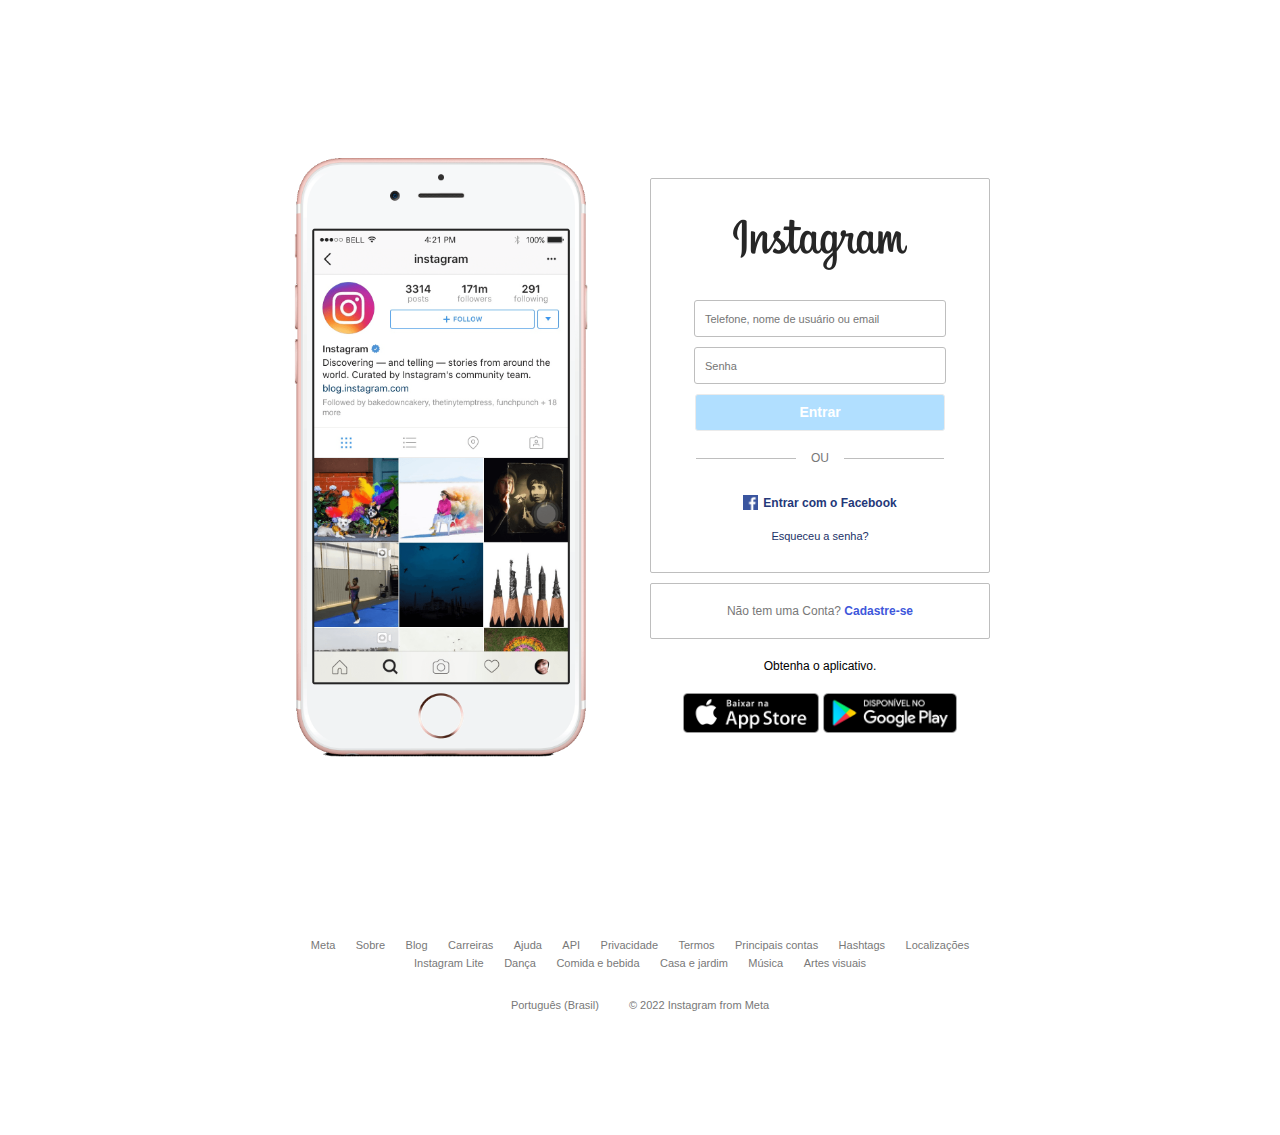
<file: index.html>
<!DOCTYPE html>
<html lang="en">
<head>
    <meta charset="UTF-8">
    <meta http-equiv="X-UA-Compatible" content="IE=edge">
    <meta name="viewport" content="width=device-width, initial-scale=1.0">
    <link rel="stylesheet" href="style.css">
    <title>Codegram</title>
    <link rel="shortcut icon" href="img/insta.ico" type="image/x-icon">

</head>
<body>

    <main class="container mb-g">

        <section class="side carrousel" id="insta-phone">
            <img src="img/insta-phone.png" alt="">
        </section>

        <section class="side" id="insta-continue">

            <div class="login border mb">
                <img class="mb-g mt-g" src="img/instatexto.png" alt="logo">

                <input class="mb" type="text" name="nameLogin" id="login" placeholder="Telefone, nome de usuário ou email">
                <input class="mb" type="password" name="namePassword" id="password" placeholder="Senha">

                <input class="btnEntrar mb" type="button" value="Entrar">

                <span class="mb-m"><div class="line"></div><h2>OU</h2><div class="line"></div></span>

                <a class="faceLogin mb-m" href=""><img class="icoFace" src="img/icofacebook.png" alt=""> Entrar com o Facebook</a>
                <a class="esqueceuSenha mb-g" href="">Esqueceu a senha?</a>

            </div>

            <div class="cadastro border padding-m">
                <h2>Não tem uma Conta? <a href="">Cadastre-se</a></h2>
            </div>

            <div>
                <h2 class="padding-m">Obtenha o aplicativo.</h2>
                <div>
                    <a href=""><img class="btnImg" src="img/appstore.png" alt=""></a>
                    <a href=""><img class="btnImg" src="img/gplay.png" alt=""></a>
                </div>
            </div>

        </section>
    </main>

    <footer class="linkFooter padding-m">
        <div class="linksList mb-m">
            <a href="" >Meta</a>
            <a href="" >Sobre</a>
            <a href="" >Blog</a>
            <a href="" >Carreiras</a>
            <a href="" >Ajuda</a>
            <a href="" >API</a>
            <a href="" >Privacidade</a>
            <a href="" >Termos</a>
            <a href="" >Principais contas</a>
            <a href="" >Hashtags</a>
            <a href="" >Localizações</a>
            <a href="" >Instagram Lite</a>
            <a href="" >Dança</a>
            <a href="" >Comida e bebida</a>
            <a href="" >Casa e jardim</a>
            <a href="" >Música</a>
            <a href="" >Artes visuais</a>
        </div>


        <div class="credits">
            <h3>Português (Brasil)</h3>
            <h3>© 2022 Instagram from Meta</h3>
        </div>
    </footer>

    
</body>
</html>
</file>
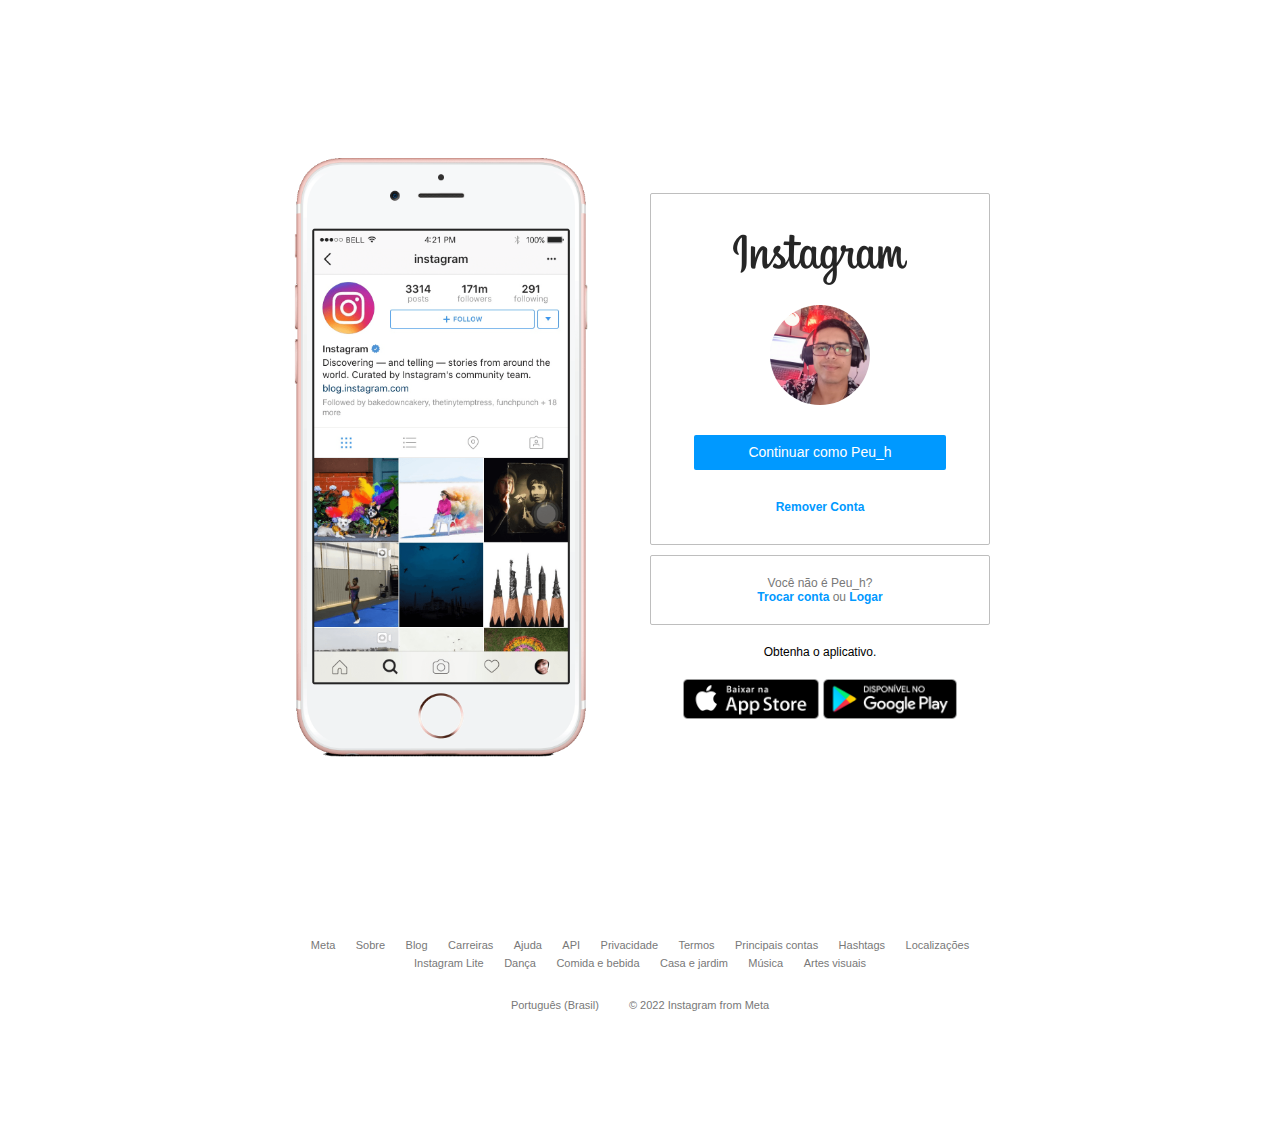
<file: continue.html>
<!DOCTYPE html>
<html lang="en">
<head>
    <meta charset="UTF-8">
    <meta http-equiv="X-UA-Compatible" content="IE=edge">
    <meta name="viewport" content="width=device-width, initial-scale=1.0">
    <link rel="stylesheet" href="style.css">
    <title>Codegram</title>
    <link rel="shortcut icon" href="img/insta.ico" type="image/x-icon">

</head>
<body>

    <main class="container mb-g">

        <section class="side carrousel" id="insta-phone">
            <img src="img/insta-phone.png" alt="">
        </section>

        <section class="side" id="insta-continue">

            <div class="login border mb">
                <img class="mb-m mt-g" src="img/instatexto.png" alt="logo">

                <img class="perfil mb-g" src="img/perfil.jpg" alt="">

                <a class="btnContinuar mb-g" type="button" href="#">Continuar como Peu_h</a>

                <a class="btnTexto mb-g" href="#">Remover Conta</a>

            </div>

            <div class="cadastro border padding-m">
                <h2>Você não é Peu_h? </h2>
                <h2><a href="#" class="btnTexto">Trocar conta</a> ou <a href="#" class="btnTexto">Logar</a></h2>
            </div>

            <div>
                <h2 class="padding-m">Obtenha o aplicativo.</h2>
                <div>
                    <a href="#"><img class="btnImg" src="img/appstore.png" alt=""></a>
                    <a href="#"><img class="btnImg" src="img/gplay.png" alt=""></a>
                </div>
            </div>

        </section>
    </main>

    <footer class="linkFooter padding-m">
        <div class="linksList mb-m">
            <a href="#" >Meta</a>
            <a href="#" >Sobre</a>
            <a href="#" >Blog</a>
            <a href="#" >Carreiras</a>
            <a href="#" >Ajuda</a>
            <a href="#" >API</a>
            <a href="#" >Privacidade</a>
            <a href="#" >Termos</a>
            <a href="#" >Principais contas</a>
            <a href="#" >Hashtags</a>
            <a href="#" >Localizações</a>
            <a href="#" >Instagram Lite</a>
            <a href="#" >Dança</a>
            <a href="#" >Comida e bebida</a>
            <a href="#" >Casa e jardim</a>
            <a href="#" >Música</a>
            <a href="#" >Artes visuais</a>
        </div>


        <div class="credits">
            <h3>Português (Brasil)</h3>
            <h3>© 2022 Instagram from Meta</h3>
        </div>
    </footer>

    
</body>
</html>
</file>
<file: style.css>
*{
    margin: 0;
    padding: 0;
    font-family: Verdana, Geneva, Tahoma, sans-serif;
    font-weight: 300;
}

#insta-phone img{
    max-width: 300px;
}

.container{
    display: flex;
    justify-content: center;
    align-items: center;
    height: 95vh;
    max-width: 700px;
    min-height: 600px;
    margin: auto;
    margin-top: 30px;
    margin-bottom: 50px;
    gap: 20px;
}

footer{
    height: 20vh;
    max-width: 700px;
    margin: auto;
}

.side{
    display: flex;
    flex-direction: column;
    height: 95vh;
    flex: 1;
    align-self: center;
    justify-content: center;
    text-align: center;
}

.login{
    display: flex;
    flex-direction: column;
    align-items: center;
}

.login img{
    max-width: 175px;
}

.perfil{
    border-radius: 50%;
    height: 100px;

}

.login input{
    border: none;
    line-height: 35px;
    width: 250px;
    color: white;
    font-weight: 700;
    border-radius: 3px;
    border: 1px solid rgb(190, 190, 190)
}

.login input::placeholder{
    font-weight: 300;
    font-size: 11px;
    padding: 10px;
}

.btnEntrar, .btnContinuar{
    font-size: 14px;
    color: white;
    line-height: 35px;
    background-color: rgb(0, 153, 255);
    border: none;
    width: 252px;
    opacity: 0.3;
    text-decoration: none;
    border-radius: 2px;
}

.btnEntrar:hover{
    opacity: 1;
}

.btnEntrar:active{
    background-color: rgb(0, 71, 119);
}

.btnContinuar{
    opacity: 1;
}

.btnTexto{
    align-items: center;
    font-size: 12px;
    text-decoration: none;
    font-weight: 700;
    color: rgb(0, 153, 255);
}

.border{
    border: 1px solid rgb(190, 190, 190);
    border-radius: 2px;
}

.padding-m{
    padding: 20px;
}

.mt-g{
    margin-top: 40px;
}

.mb{
    margin-bottom: 10px;
}

.mb-m{
    margin-bottom: 20px;
}

.mb-g{
    margin-bottom: 30px;
}

.btnImg{
    max-height: 40px;
}

h2{
    font-size: 12px;
}

h2 a{
    text-decoration: none;
    font-weight: 700;
    color: rgb(64, 87, 219);
}

span{
    display: flex;
    align-items: center;
}

span h2{
    color: rgb(120, 120, 120);
    margin: 10px 15px;
    font-weight: 500;
}

.cadastro h2{
    color: rgb(120, 120, 120);
}

.line{
    background-color: rgb(190, 190, 190);
    width: 100px;
    height: 1px;
}

.faceLogin{
    display: flex;
    align-items: center;
    font-size: 12px;
    text-decoration: none;
    font-weight: 700;
    color: rgb(36, 56, 121);
    gap: 5px;
}

.icoFace{
    height: 15px;
}

.esqueceuSenha{
    font-size: 11px;
    text-decoration: none;
    font-weight: 500;
    color: rgb(33, 49, 104);
}

.linksList, .credits{
    text-align: center;
}

.linksList a, .credits{
    color: rgb(120, 120, 120);
    text-decoration: none;
    font-size: 11px;
    padding: 8px;
}

.credits{
    display: flex;
    justify-content: center;
}

.credits h3{
    padding: 0px 15px;
    font-size: 11px;
}

@media screen and (max-width: 720px) {
    #insta-phone{
        display: none;
    }

    .container{
        width: 350px;
    }

    .border{
        border: none;
    }
    
}
</file>
